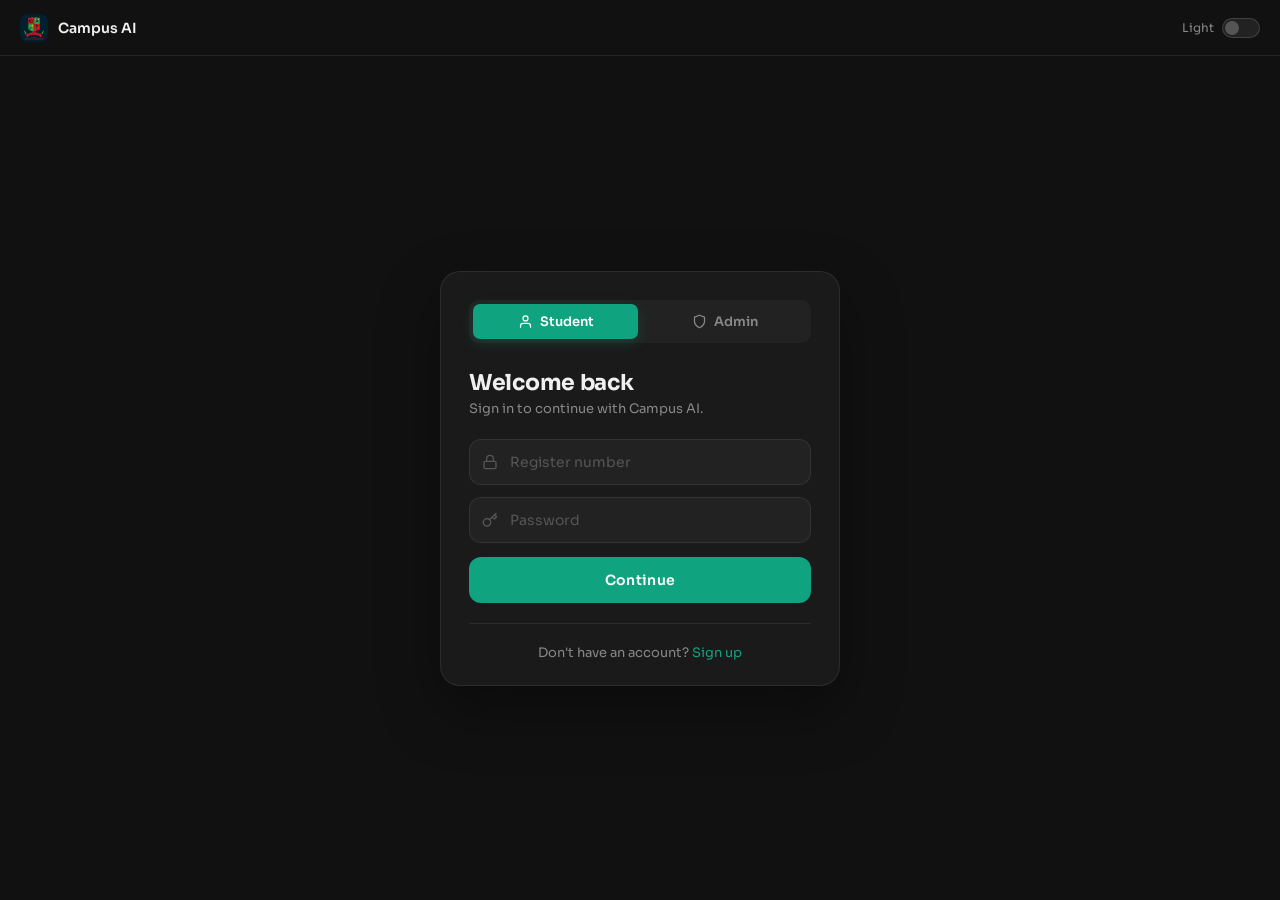
<file: index.html>
<!DOCTYPE html>
<html lang="en" data-theme="dark">
<head>
  <meta charset="UTF-8" />
  <meta name="viewport" content="width=device-width, initial-scale=1.0, viewport-fit=cover" />
  <meta name="apple-mobile-web-app-capable" content="yes" />
  <meta name="apple-mobile-web-app-status-bar-style" content="black-translucent" />
  <meta name="theme-color" id="theme-color-meta" content="#212121" />
  <title>Campus AI — The New College</title>
  <link rel="icon" href="clg_logo.png" type="image/png" />
  <link rel="stylesheet" href="style.css" />
</head>
<body>

  <!-- ════════════════════════════════
       SPLASH SCREEN
  ════════════════════════════════ -->
  <div id="splash" aria-hidden="true">
    <div class="splash-body">
      <div class="splash-logo-wrap">
        <img src="clg_logo.png" alt="" class="splash-logo"
             onerror="this.style.display='none'" />
        <div class="splash-ring"></div>
      </div>
      <p class="splash-title">Campus AI</p>
      <p class="splash-sub">The New College, Chennai</p>
    </div>
  </div>

  <!-- ════════════════════════════════
       APP SHELL
  ════════════════════════════════ -->
  <div class="app" id="app">

    <!-- ── HEADER ── -->
    <header class="header" id="header">

      <!-- Left: brand -->
      <div class="header-brand">
        <img src="clg_logo.png" alt="" class="header-logo"
             onerror="this.style.display='none'" />
        <div class="header-brand-text">
          <span class="header-title">Campus AI</span>
          <span class="header-sub">The New College</span>
        </div>
      </div>

      <!-- Right: action buttons -->
      <div class="header-actions">

        <!-- New-chat pencil button -->
        <button class="hdr-btn" id="new-chat-btn"
                aria-label="New chat" title="New chat">
          <svg width="17" height="17" viewBox="0 0 24 24" fill="none"
               stroke="currentColor" stroke-width="2"
               stroke-linecap="round" stroke-linejoin="round">
            <path d="M12 20h9"/>
            <path d="M16.5 3.5a2.121 2.121 0 0 1 3 3L7 19l-4 1 1-4L16.5 3.5z"/>
          </svg>
        </button>

        <!-- Hamburger -->
        <button class="hdr-btn hdr-menu-btn" id="menu-btn"
                aria-label="Menu" aria-expanded="false"
                aria-controls="dropdown">
          <span class="hbg"></span>
          <span class="hbg"></span>
          <span class="hbg"></span>
        </button>
        

      </div><!-- /header-actions -->

      <!-- Dropdown panel -->
      <div class="dropdown" id="dropdown"
           role="menu" aria-hidden="true">

        <!-- Light-mode row -->
        <div class="dd-row">
          <div class="dd-row-left">
            <!-- sun icon -->
            <svg width="15" height="15" viewBox="0 0 24 24" fill="none"
                 stroke="currentColor" stroke-width="2"
                 stroke-linecap="round" stroke-linejoin="round">
              <circle cx="12" cy="12" r="5"/>
              <line x1="12" y1="1"  x2="12" y2="3"/>
              <line x1="12" y1="21" x2="12" y2="23"/>
              <line x1="4.22"  y1="4.22"  x2="5.64"  y2="5.64"/>
              <line x1="18.36" y1="18.36" x2="19.78" y2="19.78"/>
              <line x1="1"  y1="12" x2="3"  y2="12"/>
              <line x1="21" y1="12" x2="23" y2="12"/>
              <line x1="4.22"  y1="19.78" x2="5.64"  y2="18.36"/>
              <line x1="18.36" y1="5.64"  x2="19.78" y2="4.22"/>
            </svg>
            <span>Light mode</span>
          </div>
          <label class="toggle" aria-label="Toggle light mode">
            <input type="checkbox" id="theme-chk" />
            <span class="toggle-track">
              <span class="toggle-thumb"></span>
            </span>
          </label>
        </div>

        <div class="dd-sep"></div>

        <!-- Clear chat -->
        <button class="dd-btn" id="clear-btn" role="menuitem">
          <svg width="14" height="14" viewBox="0 0 24 24" fill="none"
               stroke="currentColor" stroke-width="2"
               stroke-linecap="round" stroke-linejoin="round">
            <polyline points="1 4 1 10 7 10"/>
            <path d="M3.51 15a9 9 0 1 0 .49-4.36"/>
          </svg>
          <span>Clear chat</span>
        </button>
        <!--umm the logout buttonnn-->
        <button class="dd-btn" id="logout-btn" role="menuitem">
            <svg width="14" height="14" viewBox="0 0 24 24" fill="none"
                stroke="currentColor" stroke-width="2"
                stroke-linecap="round" stroke-linejoin="round">
              <path d="M9 21H5a2 2 0 0 1-2-2V5a2 2 0 0 1 2-2h4"/>
              <polyline points="16 17 21 12 16 7"/>
              <line x1="21" y1="12" x2="9" y2="12"/>
            </svg>
            <span>Logout</span>
        </button>
      </div><!-- /dropdown -->

    </header><!-- /header -->

    <!-- ── CHAT ── -->
    <main class="chat" id="chat">

      <!-- Welcome / empty state -->
      <div class="welcome" id="welcome">
        <div class="wlc-icon">
          <img src="clg_logo.png" alt=""
               onerror="this.style.display='none'" />
        </div>
        <h2 class="wlc-heading">How can I help you?</h2>
        <p class="wlc-body">
          Ask me anything about The New College — timetables,
          fees, departments, contacts &amp; more.
        </p>
        <div class="chips">
          <button class="chip" data-q="What is today's timetable?">📅 Today's timetable</button>
          <button class="chip" data-q="What is the fee structure?">💰 Fee structure</button>
          <button class="chip" data-q="Tell me about The New College, Chennai">🏛 About the college</button>
          <button class="chip" data-q="What are the contact details?">📞 Contact info</button>
          <button class="chip" data-q="What departments are offered?">🎓 Departments</button>
          <button class="chip" data-q="Who developed this chatbot?">👨‍💻 Developers</button>
        </div>
      </div>

    </main><!-- /chat -->

    <!-- ── INPUT BAR ── -->
    <footer class="footer" id="footer">
      <div class="input-shell">

        <!-- Mic -->
        <button class="inp-btn mic-btn" id="mic-btn"
                aria-label="Voice input" title="Voice input">
          <svg width="17" height="17" viewBox="0 0 24 24" fill="none"
               stroke="currentColor" stroke-width="2"
               stroke-linecap="round" stroke-linejoin="round">
            <path d="M12 1a3 3 0 0 0-3 3v8a3 3 0 0 0 6 0V4a3 3 0 0 0-3-3z"/>
            <path d="M19 10v2a7 7 0 0 1-14 0v-2"/>
            <line x1="12" y1="19" x2="12" y2="23"/>
            <line x1="8"  y1="23" x2="16" y2="23"/>
          </svg>
        </button>

        <!-- Textarea -->
        <textarea id="msg"
                  placeholder="Message Campus AI…"
                  rows="1"
                  autocomplete="off"
                  spellcheck="false"
                  aria-label="Chat message"></textarea>

        <!-- Send -->
        <button class="inp-btn send-btn" id="send-btn"
                aria-label="Send message" title="Send message"
                disabled>
          <svg width="17" height="17" viewBox="0 0 24 24" fill="none"
               stroke="currentColor" stroke-width="2.5"
               stroke-linecap="round" stroke-linejoin="round">
            <line x1="12" y1="19" x2="12" y2="5"/>
            <polyline points="5 12 12 5 19 12"/>
          </svg>
        </button>

      </div>
      <p class="footer-note">
        Campus AI may make mistakes — verify important info with the college office.
      </p>
    </footer>

  </div><!-- /app -->

  <!-- Invisible click-away layer for dropdown -->
  <div class="click-away" id="click-away"></div>

  <script src="script.js"></script>
</body>
</html>
</file>
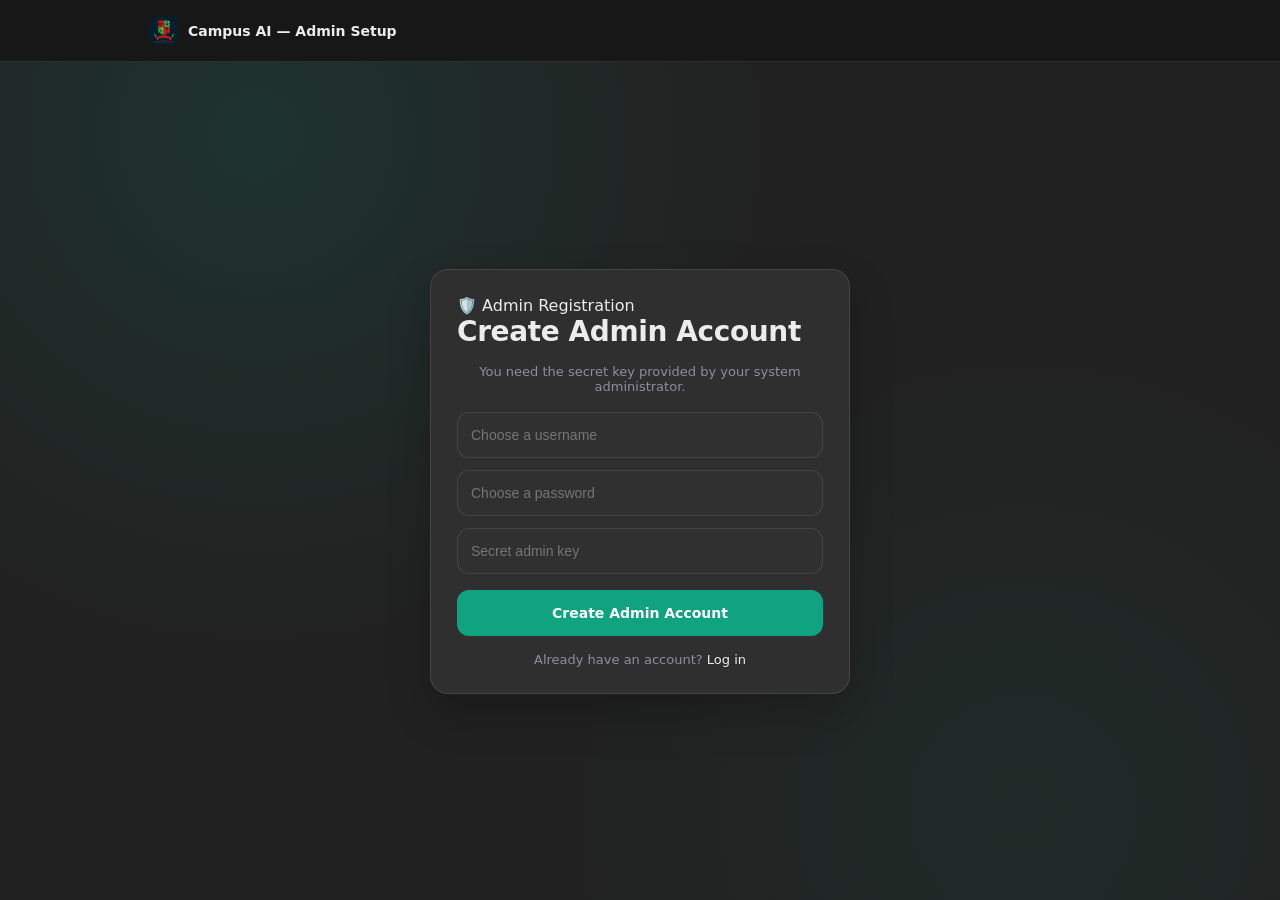
<file: admin-register.html>
<!DOCTYPE html>
<html lang="en" data-theme="dark">
<head>
  <meta charset="UTF-8" />
  <meta name="viewport" content="width=device-width, initial-scale=1.0" />
  <meta name="theme-color" id="theme-color-meta" content="#212121" />
  <title>Admin Registration - Campus AI</title>
  <link rel="icon" href="clg_logo.png" type="image/png" />
  <link rel="stylesheet" href="style.css" />
  <link rel="stylesheet" href="auth.css" />
</head>
<body class="auth-page">
  <header class="auth-topbar">
    <div class="auth-topbar-inner">
      <div class="auth-brand">
        <img src="clg_logo.png" alt="" onerror="this.style.display='none'" />
        <span>Campus AI — Admin Setup</span>
      </div>
    </div>
  </header>

  <main class="auth-container">
    <section class="auth-box">
      <div class="admin-badge">🛡️ Admin Registration</div>
      <h2>Create Admin Account</h2>
      <p class="auth-sub">You need the secret key provided by your system administrator.</p>

      <form onsubmit="event.preventDefault(); registerAdmin();">
        <input type="text"     id="username"   placeholder="Choose a username" required />
        <input type="password" id="password"   placeholder="Choose a password" required />
        <input type="password" id="secret_key" placeholder="Secret admin key"  required />
        <button type="submit">Create Admin Account</button>
      </form>

      <p>Already have an account? <a href="login.html">Log in</a></p>
    </section>
  </main>

  <script>
    const themeKey  = "campus_ai_theme_v5";
    const cur       = localStorage.getItem(themeKey) || "dark";
    document.documentElement.setAttribute("data-theme", cur);
    document.getElementById("theme-color-meta").content = cur === "light" ? "#ffffff" : "#212121";

    const BASE_URL = "https://newclg-bot-backend.onrender.com";

    async function registerAdmin() {
      const username   = document.getElementById("username").value.trim();
      const password   = document.getElementById("password").value;
      const secret_key = document.getElementById("secret_key").value;

      try {
        const res  = await fetch(BASE_URL + "/auth/admin/register", {
          method: "POST",
          headers: { "Content-Type": "application/json" },
          body: JSON.stringify({ username, password, secret_key }),
        });
        const data = await res.json();
        if (res.ok) {
          alert("✅ " + data.message + "\nYou can now log in.");
          window.location.href = "login.html";
        } else {
          alert("❌ " + (data.error || "Registration failed"));
        }
      } catch {
        alert("Network error. Please try again.");
      }
    }
  </script>
</body>
</html>
</file>
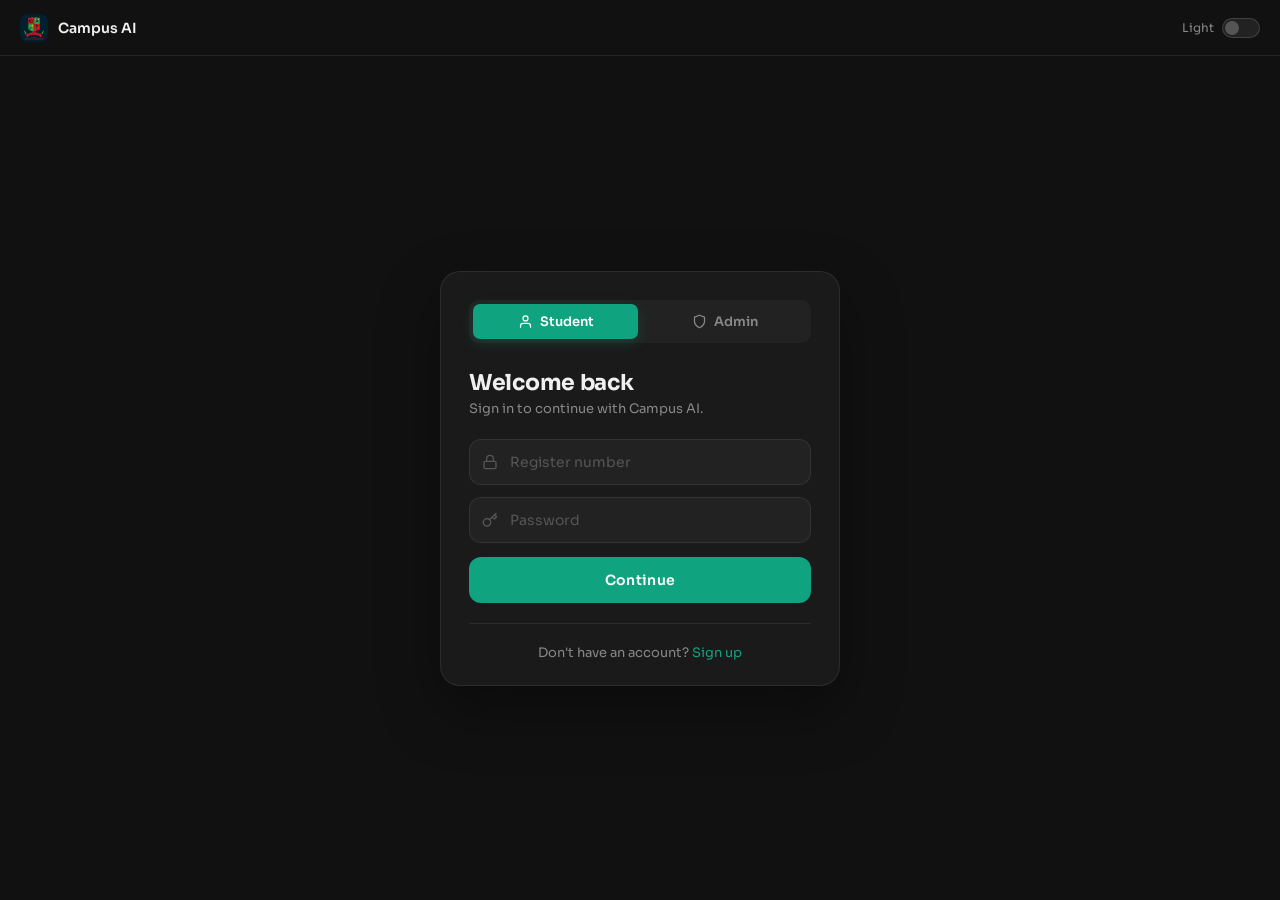
<file: admin.html>
<!DOCTYPE html>
<html lang="en" data-theme="dark">
<head>
  <meta charset="UTF-8" />
  <meta name="viewport" content="width=device-width, initial-scale=1.0" />
  <meta name="theme-color" content="#0f0f0f" />
  <title>Admin Panel — Campus AI</title>
  <link rel="icon" href="clg_logo.png" type="image/png" />
  <link rel="stylesheet" href="admin.css" />
  <style>
    /* ── Timetable specific styles ── */
    .tt-dept-bar {
      display: flex;
      flex-wrap: wrap;
      gap: 8px;
      margin-bottom: 20px;
    }

    .tt-dept-pill {
      display: inline-flex;
      align-items: center;
      gap: 6px;
      padding: 7px 14px;
      border-radius: 999px;
      font-size: 13px;
      font-weight: 600;
      background: var(--bg-3);
      color: var(--tx-2);
      border: 1px solid var(--bd);
      cursor: pointer;
      transition: 0.14s;
    }
    .tt-dept-pill:hover { background: var(--bg-4); color: var(--tx); }
    .tt-dept-pill.active { background: var(--ac-dim); color: var(--ac); border-color: var(--ac); }
    .tt-dept-pill.add-pill { color: var(--tx-3); border-style: dashed; }
    .tt-dept-pill.add-pill:hover { color: var(--ac); border-color: var(--ac); }

    .tt-dept-del {
      font-size: 15px;
      line-height: 1;
      color: currentColor;
      opacity: 0.5;
      padding: 0 2px;
      border-radius: 4px;
      transition: opacity 0.14s;
    }
    .tt-dept-del:hover { opacity: 1; color: var(--red); }

    .tt-year-bar {
      display: flex;
      flex-wrap: wrap;
      gap: 6px;
      margin-bottom: 16px;
    }

    .tt-year-pill {
      display: inline-flex;
      align-items: center;
      gap: 5px;
      padding: 6px 14px;
      border-radius: 8px;
      font-size: 13px;
      font-weight: 600;
      background: var(--bg-3);
      color: var(--tx-2);
      border: 1px solid var(--bd);
      cursor: pointer;
      transition: 0.14s;
    }
    .tt-year-pill:hover { background: var(--bg-4); color: var(--tx); }
    .tt-year-pill.active { background: var(--ac-dim); color: var(--ac); border-color: var(--ac); }
    .tt-year-pill.add-pill { color: var(--tx-3); border-style: dashed; }
    .tt-year-pill.add-pill:hover { color: var(--ac); border-color: var(--ac); }

    .tt-year-del {
      font-size: 14px;
      opacity: 0.5;
      transition: opacity 0.14s;
    }
    .tt-year-del:hover { opacity: 1; color: var(--red); }

    .tt-do-bar {
      display: flex;
      flex-wrap: wrap;
      gap: 6px;
      margin-bottom: 20px;
    }

    .tt-do-pill {
      padding: 6px 16px;
      border-radius: 8px;
      font-size: 13px;
      font-weight: 600;
      background: var(--bg-3);
      color: var(--tx-2);
      border: 1px solid var(--bd);
      cursor: pointer;
      transition: 0.14s;
    }
    .tt-do-pill:hover { background: var(--bg-4); color: var(--tx); }
    .tt-do-pill.active { background: var(--ac-dim); color: var(--ac); border-color: var(--ac); }

    .tt-grid {
      display: flex;
      flex-direction: column;
      gap: 8px;
      margin-bottom: 16px;
    }

    .tt-grid-row {
      display: flex;
      align-items: center;
      gap: 12px;
      padding: 10px 14px;
      background: var(--bg-2);
      border: 1px solid var(--bd);
      border-radius: 10px;
      transition: border-color 0.14s;
    }
    .tt-grid-row:hover { border-color: var(--bd-hover); }

    .tt-period-label {
      font-size: 12px;
      font-weight: 600;
      color: var(--tx-3);
      text-transform: uppercase;
      letter-spacing: 0.05em;
      width: 68px;
      flex-shrink: 0;
    }

    .tt-subject-input {
      flex: 1;
      background: var(--bg-3);
      border: 1px solid var(--bd);
      color: var(--tx);
      border-radius: 8px;
      padding: 8px 12px;
      font-size: 13px;
      font-family: inherit;
      outline: none;
      transition: border-color 0.14s, box-shadow 0.14s;
    }
    .tt-subject-input:focus { border-color: var(--ac); box-shadow: 0 0 0 2px var(--ac-dim); }
    .tt-subject-input.saved-ok { border-color: var(--ac); background: rgba(16,163,127,0.08); }
    .tt-subject-input.saved-err { border-color: var(--red); background: rgba(239,68,68,0.08); }

    .tt-grid-actions {
      display: flex;
      gap: 10px;
      align-items: center;
      padding-top: 4px;
    }

    #tt-year-section {
      background: var(--bg-2);
      border: 1px solid var(--bd);
      border-radius: 12px;
      padding: 18px;
    }

    #tt-do-section {
      margin-top: 16px;
    }

    #tt-grid-section {
      margin-top: 4px;
    }
  </style>
</head>
<body>

  <!-- ── SIDEBAR ── -->
  <aside class="sidebar" id="sidebar">
    <div class="sidebar-brand">
      <img src="clg_logo.png" alt="" onerror="this.style.display='none'" />
      <div>
        <span class="brand-name">Campus AI</span>
        <span class="brand-role">Admin Panel</span>
      </div>
    </div>

    <nav class="sidebar-nav">
      <button class="nav-item active" data-tab="day-orders">
        <svg width="16" height="16" viewBox="0 0 24 24" fill="none" stroke="currentColor" stroke-width="2" stroke-linecap="round" stroke-linejoin="round"><rect x="3" y="4" width="18" height="18" rx="2"/><line x1="16" y1="2" x2="16" y2="6"/><line x1="8" y1="2" x2="8" y2="6"/><line x1="3" y1="10" x2="21" y2="10"/></svg>
        Day Orders
      </button>
      <button class="nav-item" data-tab="timetable">
        <svg width="16" height="16" viewBox="0 0 24 24" fill="none" stroke="currentColor" stroke-width="2" stroke-linecap="round" stroke-linejoin="round"><path d="M14 2H6a2 2 0 0 0-2 2v16a2 2 0 0 0 2 2h12a2 2 0 0 0 2-2V8z"/><polyline points="14 2 14 8 20 8"/><line x1="16" y1="13" x2="8" y2="13"/><line x1="16" y1="17" x2="8" y2="17"/><polyline points="10 9 9 9 8 9"/></svg>
        Timetable
      </button>
      <button class="nav-item" data-tab="announcements">
        <svg width="16" height="16" viewBox="0 0 24 24" fill="none" stroke="currentColor" stroke-width="2" stroke-linecap="round" stroke-linejoin="round"><path d="M18 8A6 6 0 0 0 6 8c0 7-3 9-3 9h18s-3-2-3-9"/><path d="M13.73 21a2 2 0 0 1-3.46 0"/></svg>
        Announcements
      </button>
      <button class="nav-item" data-tab="students">
        <svg width="16" height="16" viewBox="0 0 24 24" fill="none" stroke="currentColor" stroke-width="2" stroke-linecap="round" stroke-linejoin="round"><path d="M17 21v-2a4 4 0 0 0-4-4H5a4 4 0 0 0-4 4v2"/><circle cx="9" cy="7" r="4"/><path d="M23 21v-2a4 4 0 0 0-3-3.87"/><path d="M16 3.13a4 4 0 0 1 0 7.75"/></svg>
        Students
      </button>
    </nav>

    <div class="sidebar-footer">
      <span id="admin-name-display">Admin</span>
      <button class="logout-btn" onclick="logout()">
        <svg width="14" height="14" viewBox="0 0 24 24" fill="none" stroke="currentColor" stroke-width="2" stroke-linecap="round" stroke-linejoin="round"><path d="M9 21H5a2 2 0 0 1-2-2V5a2 2 0 0 1 2-2h4"/><polyline points="16 17 21 12 16 7"/><line x1="21" y1="12" x2="9" y2="12"/></svg>
        Logout
      </button>
    </div>
  </aside>

  <!-- ── MAIN ── -->
  <main class="main-content">

    <header class="mobile-header">
      <button class="hamburger" id="hamburger" onclick="toggleSidebar()">
        <span></span><span></span><span></span>
      </button>
      <span>Campus AI Admin</span>
    </header>

    <!-- ══════════════ DAY ORDERS ══════════════ -->
    <section class="tab-panel active" id="tab-day-orders">
      <div class="panel-header">
        <div>
          <h1 class="panel-title">Day Order Overrides</h1>
          <p class="panel-sub">Override the day order for any date.</p>
        </div>
        <button class="btn btn-primary" onclick="openDOModal()">+ Add Override</button>
      </div>
      <div class="card">
        <div class="card-body">
          <div id="do-loading" class="loading-row">Loading...</div>
          <table class="data-table" id="do-table" style="display:none;">
            <thead><tr><th>Date</th><th>Day</th><th>Day Order</th><th>Reason</th><th>Actions</th></tr></thead>
            <tbody id="do-tbody"></tbody>
          </table>
          <div id="do-empty" class="empty-state" style="display:none;">No overrides yet.</div>
        </div>
      </div>
    </section>

   <!-- ══════════════ TIMETABLE ══════════════ -->
    <section class="tab-panel" id="tab-timetable">
      <div class="panel-header">
        <div>
          <h1 class="panel-title">Timetable Editor</h1>
          <p class="panel-sub">Manage timetables by degree, year, and day order. Click a cell to edit, then Save All.</p>
        </div>
        <button id="seed-all-btn" class="btn btn-ghost btn-sm" onclick="seedAllFromRR()" title="Import all rr.txt data into the database">
          <svg width="13" height="13" viewBox="0 0 24 24" fill="none" stroke="currentColor" stroke-width="2" stroke-linecap="round" stroke-linejoin="round"><path d="M21 15v4a2 2 0 0 1-2 2H5a2 2 0 0 1-2-2v-4"/><polyline points="17 8 12 3 7 8"/><line x1="12" y1="3" x2="12" y2="15"/></svg>
          Seed from rr.txt
        </button>
      </div>

      <!-- Degree pills -->
      <div id="tt-dept-bar" class="tt-dept-bar">
        <div class="loading-row">Loading...</div>
      </div>

      <!-- Year + DO + Grid — all rendered by JS -->
      <div id="tt-year-section"></div>
    </section>

    <!-- ══════════════ ANNOUNCEMENTS ══════════════ -->
    <section class="tab-panel" id="tab-announcements">
      <div class="panel-header">
        <div>
          <h1 class="panel-title">Announcements</h1>
          <p class="panel-sub">Active announcements are shown to students in the chatbot.</p>
        </div>
        <button class="btn btn-primary" onclick="openAnnModal()">+ New Announcement</button>
      </div>
      <div class="card">
        <div class="card-body">
          <div id="ann-loading" class="loading-row">Loading...</div>
          <div id="ann-list"></div>
          <div id="ann-empty" class="empty-state" style="display:none;">No announcements yet.</div>
        </div>
      </div>
    </section>

    <!-- ══════════════ STUDENTS ══════════════ -->
    <section class="tab-panel" id="tab-students">
      <div class="panel-header">
        <div>
          <h1 class="panel-title">Registered Students</h1>
          <p class="panel-sub">All students who have created an account.</p>
        </div>
        <input type="search" class="search-input" id="student-search"
               placeholder="Search by name or reg. no…" oninput="filterStudents()" />
      </div>
      <div class="card">
        <div class="card-body">
          <div id="stu-loading" class="loading-row">Loading...</div>
          <table class="data-table" id="stu-table" style="display:none;">
            <thead><tr><th>Name</th><th>Reg. No.</th><th>Department</th><th>Year</th><th>Actions</th></tr></thead>
            <tbody id="stu-tbody"></tbody>
          </table>
          <div id="stu-empty" class="empty-state" style="display:none;">No students found.</div>
        </div>
      </div>
    </section>

  </main>

  <!-- ══════════════════════════════════════════
       MODALS
  ══════════════════════════════════════════ -->

  <!-- Day Order Modal -->
  <div class="modal-overlay" id="do-modal">
    <div class="modal">
      <div class="modal-header">
        <h2 id="do-modal-title">Add Day Order Override</h2>
        <button class="modal-close" onclick="closeDOModal()">✕</button>
      </div>
      <div class="modal-body">
        <label>Date <input type="date" id="do-date" /></label>
        <label>Day Order
          <select id="do-value">
            <option value="0">0 — Holiday (no classes)</option>
            <option value="1">1</option><option value="2">2</option>
            <option value="3">3</option><option value="4">4</option>
            <option value="5">5</option><option value="6">6</option>
          </select>
        </label>
        <label>Reason (optional) <input type="text" id="do-reason" placeholder="e.g. Unexpected holiday" /></label>
      </div>
      <div class="modal-footer">
        <button class="btn btn-ghost" onclick="closeDOModal()">Cancel</button>
        <button class="btn btn-primary" onclick="saveDayOrder()">Save</button>
      </div>
    </div>
  </div>

  <!-- Add Degree Modal -->
  <div class="modal-overlay" id="add-dept-modal">
    <div class="modal modal-sm">
      <div class="modal-header">
        <h2>Add Degree</h2>
        <button class="modal-close" onclick="closeAddDeptModal()">✕</button>
      </div>
      <div class="modal-body">
        <label>Degree Name
          <input type="text" id="new-dept-name" placeholder="e.g. B.Sc AI, B.Com, B.Sc CS" />
        </label>
      </div>
      <div class="modal-footer">
        <button class="btn btn-ghost" onclick="closeAddDeptModal()">Cancel</button>
        <button class="btn btn-primary" onclick="saveNewDept()">Add</button>
      </div>
    </div>
  </div>

  <!-- Add Year Modal -->
  <div class="modal-overlay" id="add-year-modal">
    <div class="modal modal-sm">
      <div class="modal-header">
        <h2>Add Year</h2>
        <button class="modal-close" onclick="closeAddYearModal()">✕</button>
      </div>
      <div class="modal-body">
        <label>Year Number
          <input type="number" id="new-year-num" placeholder="e.g. 1, 2, 3" min="1" max="10" />
        </label>
      </div>
      <div class="modal-footer">
        <button class="btn btn-ghost" onclick="closeAddYearModal()">Cancel</button>
        <button class="btn btn-primary" onclick="saveNewYear()">Add</button>
      </div>
    </div>
  </div>

  <!-- Announcement Modal -->
  <div class="modal-overlay" id="ann-modal">
    <div class="modal">
      <div class="modal-header">
        <h2 id="ann-modal-title">New Announcement</h2>
        <button class="modal-close" onclick="closeAnnModal()">✕</button>
      </div>
      <div class="modal-body">
        <label>Title <input type="text" id="ann-title" placeholder="Short title" /></label>
        <label>Body <textarea id="ann-body" rows="4" placeholder="Full announcement text…"></textarea></label>
        <label class="toggle-label">
          Active
          <label class="toggle">
            <input type="checkbox" id="ann-active" checked />
            <span class="toggle-track"><span class="toggle-thumb"></span></span>
          </label>
        </label>
        <input type="hidden" id="ann-edit-id" value="" />
      </div>
      <div class="modal-footer">
        <button class="btn btn-ghost" onclick="closeAnnModal()">Cancel</button>
        <button class="btn btn-primary" onclick="saveAnnouncement()">Save</button>
      </div>
    </div>
  </div>

  <!-- Confirm Delete Modal -->
  <div class="modal-overlay" id="confirm-modal">
    <div class="modal modal-sm">
      <div class="modal-header">
        <h2>Confirm Delete</h2>
        <button class="modal-close" onclick="closeConfirm()">✕</button>
      </div>
      <div class="modal-body">
        <p id="confirm-msg">Are you sure?</p>
      </div>
      <div class="modal-footer">
        <button class="btn btn-ghost"  onclick="closeConfirm()">Cancel</button>
        <button class="btn btn-danger" id="confirm-ok">Delete</button>
      </div>
    </div>
  </div>

  <script src="admin.js"></script>
</body>
</html>
</file>
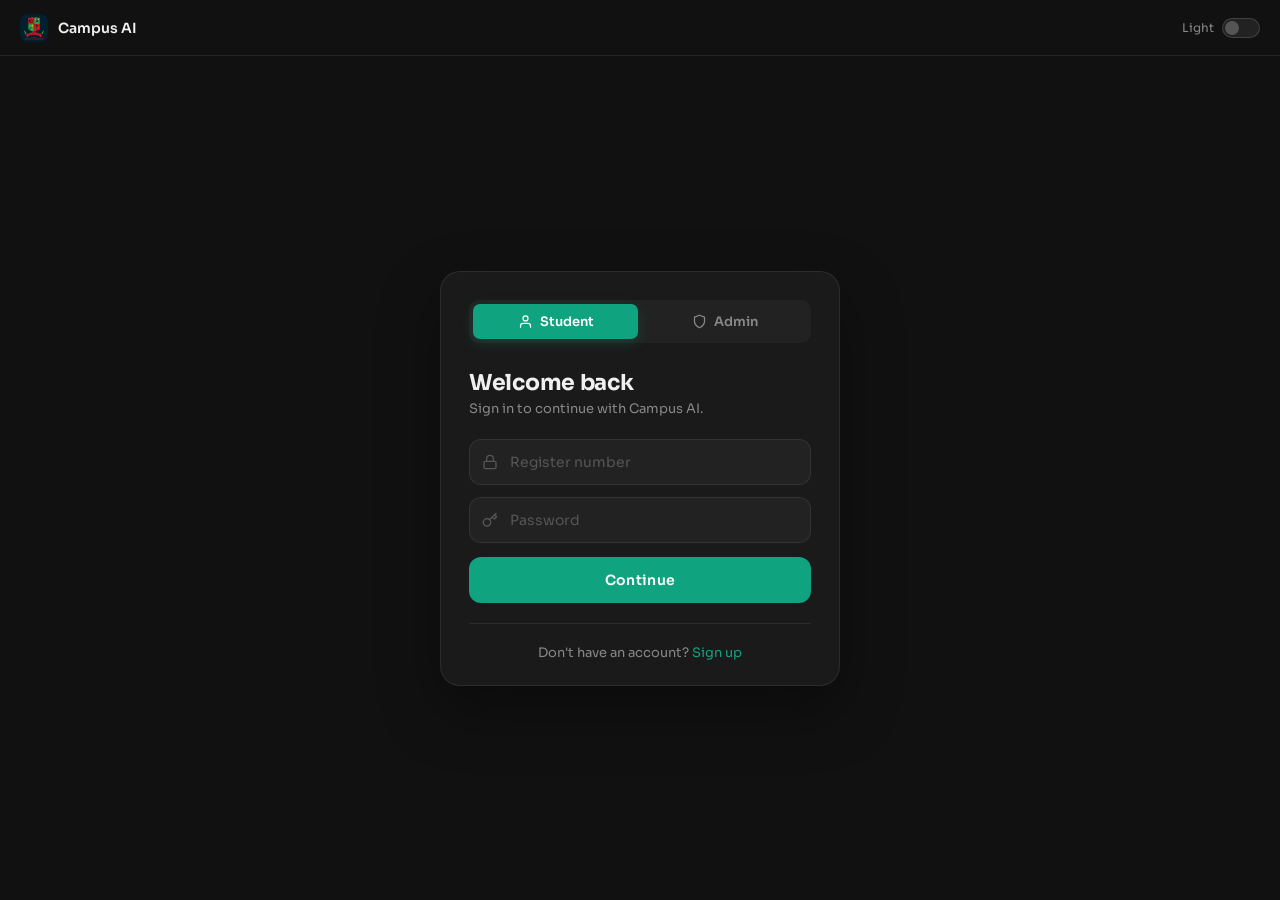
<file: login.html>
<!DOCTYPE html>
<html lang="en" data-theme="dark">
<head>
  <meta charset="UTF-8" />
  <meta name="viewport" content="width=device-width, initial-scale=1.0" />
  <meta name="theme-color" id="theme-color-meta" content="#111111" />
  <title>Campus AI — Login</title>
  <link rel="icon" href="clg_logo.png" type="image/png" />
  <link href="https://fonts.googleapis.com/css2?family=Sora:wght@300;400;500;600;700&display=swap" rel="stylesheet" />
  <style>
    *, *::before, *::after { box-sizing: border-box; margin: 0; padding: 0; }
    html, body { height: 100%; }
    :root {
      --bg: #111111; --surface: #1a1a1a; --surf2: #222222;
      --bd: rgba(255,255,255,0.08); --bd2: rgba(255,255,255,0.14);
      --tx: #f0f0f0; --tx2: #888; --tx3: #555;
      --ac: #10a37f; --ac-h: #0d8f6e; --ac-glow: rgba(16,163,127,0.22);
      --red: #ef4444; --r: 12px;
    }
    [data-theme="light"] {
      --bg: #f4f4f5; --surface: #ffffff; --surf2: #f0f0f1;
      --bd: rgba(0,0,0,0.08); --bd2: rgba(0,0,0,0.14);
      --tx: #111; --tx2: #666; --tx3: #aaa;
    }
    body { font-family: 'Sora', system-ui, sans-serif; background: var(--bg); color: var(--tx); display: flex; flex-direction: column; min-height: 100dvh; -webkit-font-smoothing: antialiased; }
    button { cursor: pointer; font-family: inherit; border: none; background: none; }
    a { color: var(--ac); text-decoration: none; }
    a:hover { text-decoration: underline; }

    .topbar { height: 56px; display: flex; align-items: center; justify-content: space-between; padding: 0 20px; border-bottom: 1px solid var(--bd); }
    .brand { display: flex; align-items: center; gap: 10px; font-size: 14px; font-weight: 600; }
    .brand img { width: 28px; height: 28px; border-radius: 8px; object-fit: cover; }
    .theme-row { display: flex; align-items: center; gap: 8px; font-size: 12px; color: var(--tx2); }

    .tog { cursor: pointer; }
    .tog input { display: none; }
    .tog-track { width: 38px; height: 20px; border-radius: 999px; background: var(--surf2); border: 1px solid var(--bd2); position: relative; display: block; transition: background 0.18s; }
    .tog-thumb { width: 14px; height: 14px; border-radius: 999px; background: var(--tx3); position: absolute; top: 2px; left: 2px; transition: transform 0.18s, background 0.18s; }
    .tog input:checked + .tog-track { background: var(--ac); border-color: var(--ac); }
    .tog input:checked + .tog-track .tog-thumb { transform: translateX(18px); background: #fff; }

    .page { flex: 1; display: grid; place-items: center; padding: 28px 16px; }

    .card { width: 100%; max-width: 400px; background: var(--surface); border: 1px solid var(--bd); border-radius: 20px; padding: 28px 28px 24px; box-shadow: 0 24px 60px rgba(0,0,0,0.35); animation: rise 0.28s ease both; }
    @keyframes rise { from { opacity: 0; transform: translateY(16px) scale(0.98); } to { opacity: 1; transform: translateY(0) scale(1); } }

    .role-bar { display: flex; gap: 4px; background: var(--surf2); border-radius: 10px; padding: 4px; margin-bottom: 26px; }
    .role-pill { flex: 1; display: flex; align-items: center; justify-content: center; gap: 7px; padding: 9px 0; border-radius: 7px; font-size: 13px; font-weight: 600; color: var(--tx2); transition: background 0.18s, color 0.18s, box-shadow 0.18s; }
    .role-pill:hover { color: var(--tx); }
    .role-pill.active { background: var(--ac); color: #fff; box-shadow: 0 4px 14px var(--ac-glow); }

    .card-title { font-size: 22px; font-weight: 700; letter-spacing: -0.3px; margin-bottom: 4px; }
    .card-sub { font-size: 13px; color: var(--tx2); margin-bottom: 22px; }
    .admin-chip { display: inline-flex; align-items: center; gap: 5px; background: rgba(239,68,68,0.1); color: #ef4444; font-size: 11px; font-weight: 600; padding: 3px 10px; border-radius: 999px; margin-bottom: 14px; }

    .form { display: flex; flex-direction: column; gap: 12px; }
    .field { position: relative; }
    .field-icon { position: absolute; left: 13px; top: 50%; transform: translateY(-50%); color: var(--tx3); display: flex; align-items: center; pointer-events: none; }
    .field input { width: 100%; background: var(--surf2); border: 1px solid var(--bd); color: var(--tx); border-radius: var(--r); height: 46px; padding: 0 14px 0 40px; font-size: 14px; font-family: inherit; outline: none; transition: border-color 0.18s, box-shadow 0.18s; }
    .field input:focus { border-color: var(--ac); box-shadow: 0 0 0 3px var(--ac-glow); }
    .field input::placeholder { color: var(--tx3); }

    .submit-btn { width: 100%; height: 46px; background: var(--ac); color: #fff; border-radius: var(--r); font-size: 14px; font-weight: 600; letter-spacing: 0.02em; transition: background 0.18s, transform 0.12s, box-shadow 0.18s; margin-top: 2px; display: flex; align-items: center; justify-content: center; gap: 8px; }
    .submit-btn:hover { background: var(--ac-h); box-shadow: 0 6px 20px var(--ac-glow); }
    .submit-btn:active { transform: scale(0.98); }
    .submit-btn:disabled { opacity: 0.6; pointer-events: none; }
    .spinner { width: 16px; height: 16px; border: 2px solid rgba(255,255,255,0.3); border-top-color: #fff; border-radius: 50%; animation: spin 0.7s linear infinite; display: none; }
    .submit-btn.loading .spinner { display: block; }
    .submit-btn.loading .btn-text { display: none; }
    @keyframes spin { to { transform: rotate(360deg); } }

    .error-msg { font-size: 12px; color: var(--red); background: rgba(239,68,68,0.08); border: 1px solid rgba(239,68,68,0.2); border-radius: 8px; padding: 8px 12px; display: none; }
    .error-msg.visible { display: block; }

    .divider { height: 1px; background: var(--bd); margin: 20px 0; }
    .card-footer { text-align: center; font-size: 13px; color: var(--tx2); }

    .form-panel { display: none; }
    .form-panel.active { display: block; }

    @media (max-width: 480px) {
      .card { padding: 22px 18px 20px; border-radius: 16px; }
      .card-title { font-size: 20px; }
    }
  </style>
</head>
<body>
  <header class="topbar">
    <div class="brand">
      <img src="clg_logo.png" alt="" onerror="this.style.display='none'" />
      Campus AI
    </div>
    <div class="theme-row">
      <span>Light</span>
      <label class="tog">
        <input type="checkbox" id="theme-chk" />
        <span class="tog-track"><span class="tog-thumb"></span></span>
      </label>
    </div>
  </header>

  <div class="page">
    <div class="card">
      <div class="role-bar">
        <button class="role-pill active" id="pill-student" onclick="switchRole('student')">
          <svg width="15" height="15" viewBox="0 0 24 24" fill="none" stroke="currentColor" stroke-width="2" stroke-linecap="round" stroke-linejoin="round"><path d="M20 21v-2a4 4 0 0 0-4-4H8a4 4 0 0 0-4 4v2"/><circle cx="12" cy="7" r="4"/></svg>
          Student
        </button>
        <button class="role-pill" id="pill-admin" onclick="switchRole('admin')">
          <svg width="15" height="15" viewBox="0 0 24 24" fill="none" stroke="currentColor" stroke-width="2" stroke-linecap="round" stroke-linejoin="round"><path d="M12 22s8-4 8-10V5l-8-3-8 3v7c0 6 8 10 8 10z"/></svg>
          Admin
        </button>
      </div>

      <!-- Student -->
      <div class="form-panel active" id="panel-student">
        <h2 class="card-title">Welcome back</h2>
        <p class="card-sub">Sign in to continue with Campus AI.</p>
        <form class="form" onsubmit="event.preventDefault(); loginStudent();">
          <div class="field">
            <span class="field-icon"><svg width="16" height="16" viewBox="0 0 24 24" fill="none" stroke="currentColor" stroke-width="2" stroke-linecap="round" stroke-linejoin="round"><rect x="3" y="11" width="18" height="11" rx="2"/><path d="M7 11V7a5 5 0 0 1 10 0v4"/></svg></span>
            <input type="text" id="s-regno" placeholder="Register number" autocomplete="username" required />
          </div>
          <div class="field">
            <span class="field-icon"><svg width="16" height="16" viewBox="0 0 24 24" fill="none" stroke="currentColor" stroke-width="2" stroke-linecap="round" stroke-linejoin="round"><path d="M21 2l-2 2m-7.61 7.61a5.5 5.5 0 1 1-7.778 7.778 5.5 5.5 0 0 1 7.777-7.777zm0 0L15.5 7.5m0 0l3 3L22 7l-3-3m-3.5 3.5L19 4"/></svg></span>
            <input type="password" id="s-password" placeholder="Password" autocomplete="current-password" required />
          </div>
          <div class="error-msg" id="s-error"></div>
          <button type="submit" class="submit-btn" id="s-btn">
            <div class="spinner"></div><span class="btn-text">Continue</span>
          </button>
        </form>
        <div class="divider"></div>
        <div class="card-footer">Don't have an account? <a href="register.html">Sign up</a></div>
      </div>

      <!-- Admin -->
      <div class="form-panel" id="panel-admin">
        <div class="admin-chip">
          <svg width="11" height="11" viewBox="0 0 24 24" fill="none" stroke="currentColor" stroke-width="2.5" stroke-linecap="round" stroke-linejoin="round"><path d="M12 22s8-4 8-10V5l-8-3-8 3v7c0 6 8 10 8 10z"/></svg>
          Admin access
        </div>
        <h2 class="card-title">Admin sign in</h2>
        <p class="card-sub">Access the Campus AI admin panel.</p>
        <form class="form" onsubmit="event.preventDefault(); loginAdmin();">
          <div class="field">
            <span class="field-icon"><svg width="16" height="16" viewBox="0 0 24 24" fill="none" stroke="currentColor" stroke-width="2" stroke-linecap="round" stroke-linejoin="round"><path d="M20 21v-2a4 4 0 0 0-4-4H8a4 4 0 0 0-4 4v2"/><circle cx="12" cy="7" r="4"/></svg></span>
            <input type="text" id="a-username" placeholder="Username" autocomplete="username" required />
          </div>
          <div class="field">
            <span class="field-icon"><svg width="16" height="16" viewBox="0 0 24 24" fill="none" stroke="currentColor" stroke-width="2" stroke-linecap="round" stroke-linejoin="round"><path d="M21 2l-2 2m-7.61 7.61a5.5 5.5 0 1 1-7.778 7.778 5.5 5.5 0 0 1 7.777-7.777zm0 0L15.5 7.5m0 0l3 3L22 7l-3-3m-3.5 3.5L19 4"/></svg></span>
            <input type="password" id="a-password" placeholder="Password" autocomplete="current-password" required />
          </div>
          <div class="error-msg" id="a-error"></div>
          <button type="submit" class="submit-btn" id="a-btn">
            <div class="spinner"></div><span class="btn-text">Sign in</span>
          </button>
        </form>
        <div class="divider"></div>
        <div class="card-footer">New admin? <a href="admin-register.html">Register with secret key</a></div>
      </div>
    </div>
  </div>

  <script>
    const BASE_URL = "https://newclg-bot-backend.onrender.com";
    const THEME_KEY = "campus_ai_theme_v5";
    const themeChk = document.getElementById("theme-chk");
    const themeMeta = document.getElementById("theme-color-meta");

    function applyTheme(light) {
      document.documentElement.setAttribute("data-theme", light ? "light" : "dark");
      themeChk.checked = light;
      themeMeta.content = light ? "#ffffff" : "#111111";
      localStorage.setItem(THEME_KEY, light ? "light" : "dark");
    }
    applyTheme(localStorage.getItem(THEME_KEY) === "light");
    themeChk.addEventListener("change", () => applyTheme(themeChk.checked));

    function switchRole(role) {
      const isAdmin = role === "admin";
      document.getElementById("panel-student").classList.toggle("active", !isAdmin);
      document.getElementById("panel-admin").classList.toggle("active", isAdmin);
      document.getElementById("pill-student").classList.toggle("active", !isAdmin);
      document.getElementById("pill-admin").classList.toggle("active", isAdmin);
    }

    function showErr(id, msg) { const e = document.getElementById(id); e.textContent = msg; e.classList.add("visible"); }
    function clearErr(id) { document.getElementById(id).classList.remove("visible"); }

    async function loginStudent() {
      clearErr("s-error");
      const btn = document.getElementById("s-btn");
      btn.disabled = true; btn.classList.add("loading");
      try {
        const res = await fetch(BASE_URL + "/auth/login", {
          method: "POST", headers: { "Content-Type": "application/json" },
          body: JSON.stringify({ register_number: document.getElementById("s-regno").value.trim(), password: document.getElementById("s-password").value }),
        });
        const data = await res.json();
        if (res.ok) { localStorage.setItem("access_token", data.access_token); localStorage.setItem("user_role", "student"); window.location.href = "index.html"; }
        else showErr("s-error", data.error || "Login failed. Please try again.");
      } catch { showErr("s-error", "Network error. Check your connection."); }
      finally { btn.disabled = false; btn.classList.remove("loading"); }
    }

    async function loginAdmin() {
      clearErr("a-error");
      const btn = document.getElementById("a-btn");
      btn.disabled = true; btn.classList.add("loading");
      try {
        const res = await fetch(BASE_URL + "/auth/admin/login", {
          method: "POST", headers: { "Content-Type": "application/json" },
          body: JSON.stringify({ username: document.getElementById("a-username").value.trim(), password: document.getElementById("a-password").value }),
        });
        const data = await res.json();
        if (res.ok) { localStorage.setItem("access_token", data.access_token); localStorage.setItem("user_role", "admin"); window.location.href = "admin.html"; }
        else showErr("a-error", data.error || "Admin login failed.");
      } catch { showErr("a-error", "Network error. Check your connection."); }
      finally { btn.disabled = false; btn.classList.remove("loading"); }
    }
  </script>
</body>
</html>
</file>
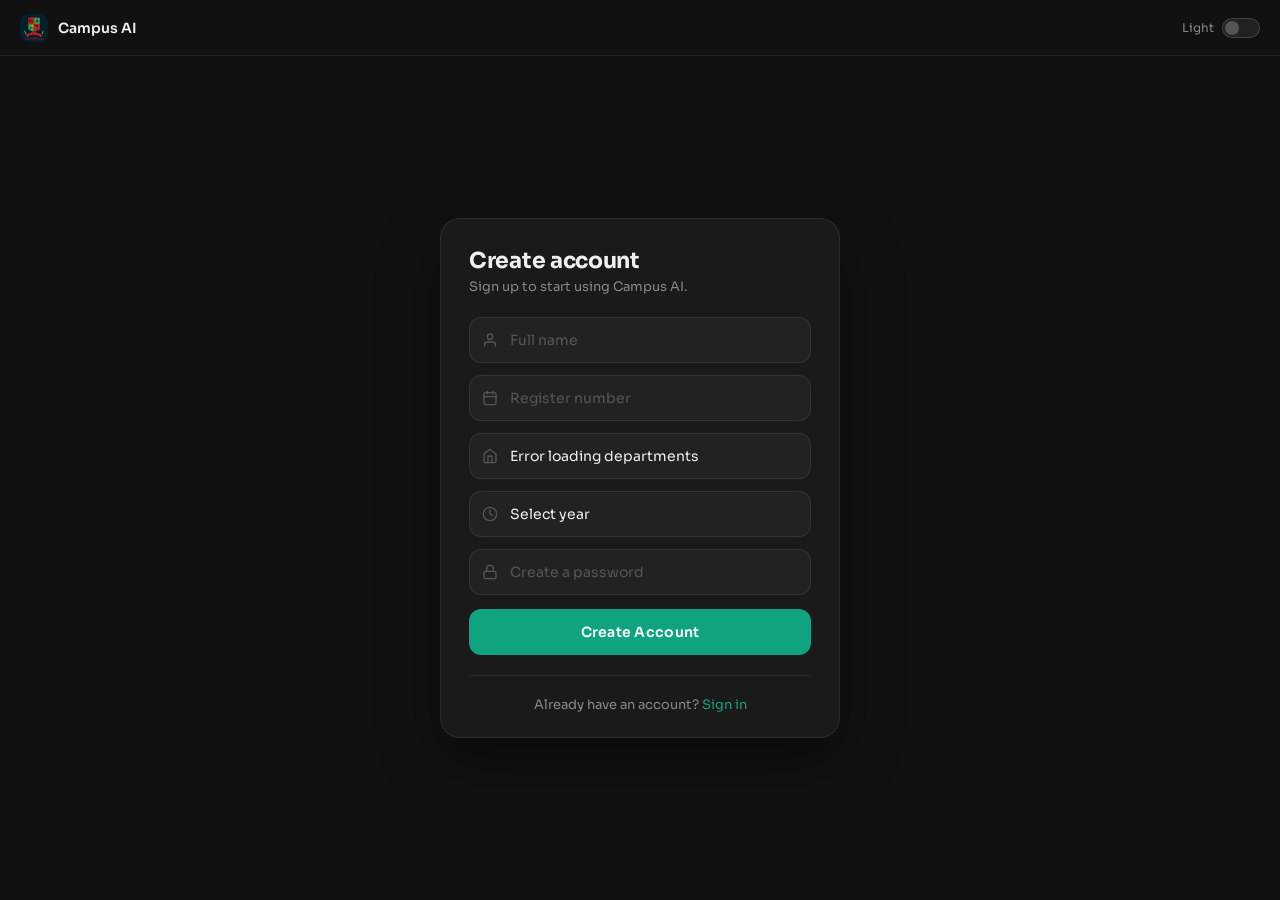
<file: register.html>
<!DOCTYPE html>
<html lang="en" data-theme="dark">
<head>
  <meta charset="UTF-8" />
  <meta name="viewport" content="width=device-width, initial-scale=1.0" />
  <meta name="theme-color" id="theme-color-meta" content="#111111" />
  <title>Campus AI — Create Account</title>
  <link rel="icon" href="clg_logo.png" type="image/png" />
  <link href="https://fonts.googleapis.com/css2?family=Sora:wght@300;400;500;600;700&display=swap" rel="stylesheet" />
  <style>
    *, *::before, *::after { box-sizing: border-box; margin: 0; padding: 0; }
    html, body { height: 100%; }
    :root {
      --bg: #111111; --surface: #1a1a1a; --surf2: #222222;
      --bd: rgba(255,255,255,0.08); --bd2: rgba(255,255,255,0.14);
      --tx: #f0f0f0; --tx2: #888; --tx3: #555;
      --ac: #10a37f; --ac-h: #0d8f6e; --ac-glow: rgba(16,163,127,0.22);
      --red: #ef4444; --r: 12px;
    }
    [data-theme="light"] {
      --bg: #f4f4f5; --surface: #ffffff; --surf2: #f0f0f1;
      --bd: rgba(0,0,0,0.08); --bd2: rgba(0,0,0,0.14);
      --tx: #111; --tx2: #666; --tx3: #aaa;
    }
    body { font-family: 'Sora', system-ui, sans-serif; background: var(--bg); color: var(--tx); display: flex; flex-direction: column; min-height: 100dvh; -webkit-font-smoothing: antialiased; }
    button { cursor: pointer; font-family: inherit; border: none; background: none; }
    a { color: var(--ac); text-decoration: none; }
    a:hover { text-decoration: underline; }

    .topbar { height: 56px; display: flex; align-items: center; justify-content: space-between; padding: 0 20px; border-bottom: 1px solid var(--bd); }
    .brand { display: flex; align-items: center; gap: 10px; font-size: 14px; font-weight: 600; }
    .brand img { width: 28px; height: 28px; border-radius: 8px; object-fit: cover; }
    .theme-row { display: flex; align-items: center; gap: 8px; font-size: 12px; color: var(--tx2); }

    .tog { cursor: pointer; }
    .tog input { display: none; }
    .tog-track { width: 38px; height: 20px; border-radius: 999px; background: var(--surf2); border: 1px solid var(--bd2); position: relative; display: block; transition: background 0.18s; }
    .tog-thumb { width: 14px; height: 14px; border-radius: 999px; background: var(--tx3); position: absolute; top: 2px; left: 2px; transition: transform 0.18s, background 0.18s; }
    .tog input:checked + .tog-track { background: var(--ac); border-color: var(--ac); }
    .tog input:checked + .tog-track .tog-thumb { transform: translateX(18px); background: #fff; }

    .page { flex: 1; display: grid; place-items: center; padding: 28px 16px; }

    .card { width: 100%; max-width: 400px; background: var(--surface); border: 1px solid var(--bd); border-radius: 20px; padding: 28px 28px 24px; box-shadow: 0 24px 60px rgba(0,0,0,0.35); animation: rise 0.28s ease both; }
    @keyframes rise { from { opacity: 0; transform: translateY(16px) scale(0.98); } to { opacity: 1; transform: translateY(0) scale(1); } }

    .card-title { font-size: 22px; font-weight: 700; letter-spacing: -0.3px; margin-bottom: 4px; }
    .card-sub { font-size: 13px; color: var(--tx2); margin-bottom: 22px; }

    .form { display: flex; flex-direction: column; gap: 12px; }
    .field { position: relative; }
    .field-icon { position: absolute; left: 13px; top: 50%; transform: translateY(-50%); color: var(--tx3); display: flex; align-items: center; pointer-events: none; }
    .field input { width: 100%; background: var(--surf2); border: 1px solid var(--bd); color: var(--tx); border-radius: var(--r); height: 46px; padding: 0 14px 0 40px; font-size: 14px; font-family: inherit; outline: none; transition: border-color 0.18s, box-shadow 0.18s; }
    .field input:focus { border-color: var(--ac); box-shadow: 0 0 0 3px var(--ac-glow); }
    .field input::placeholder { color: var(--tx3); }

    /* Year select styled like input */
    .field select { width: 100%; background: var(--surf2); border: 1px solid var(--bd); color: var(--tx); border-radius: var(--r); height: 46px; padding: 0 14px 0 40px; font-size: 14px; font-family: inherit; outline: none; appearance: none; transition: border-color 0.18s, box-shadow 0.18s; cursor: pointer; }
    .field select:focus { border-color: var(--ac); box-shadow: 0 0 0 3px var(--ac-glow); }
    .field select option { background: var(--surface); color: var(--tx); }

    .submit-btn { width: 100%; height: 46px; background: var(--ac); color: #fff; border-radius: var(--r); font-size: 14px; font-weight: 600; letter-spacing: 0.02em; transition: background 0.18s, transform 0.12s, box-shadow 0.18s; margin-top: 2px; display: flex; align-items: center; justify-content: center; gap: 8px; }
    .submit-btn:hover { background: var(--ac-h); box-shadow: 0 6px 20px var(--ac-glow); }
    .submit-btn:active { transform: scale(0.98); }
    .submit-btn:disabled { opacity: 0.6; pointer-events: none; }
    .spinner { width: 16px; height: 16px; border: 2px solid rgba(255,255,255,0.3); border-top-color: #fff; border-radius: 50%; animation: spin 0.7s linear infinite; display: none; }
    .submit-btn.loading .spinner { display: block; }
    .submit-btn.loading .btn-text { display: none; }
    @keyframes spin { to { transform: rotate(360deg); } }

    .error-msg { font-size: 12px; color: var(--red); background: rgba(239,68,68,0.08); border: 1px solid rgba(239,68,68,0.2); border-radius: 8px; padding: 8px 12px; display: none; }
    .error-msg.visible { display: block; }

    .divider { height: 1px; background: var(--bd); margin: 20px 0; }
    .card-footer { text-align: center; font-size: 13px; color: var(--tx2); }

    @media (max-width: 480px) {
      .card { padding: 22px 18px 20px; border-radius: 16px; }
      .card-title { font-size: 20px; }
    }
  </style>
</head>
<body>
  <header class="topbar">
    <div class="brand">
      <img src="clg_logo.png" alt="" onerror="this.style.display='none'" />
      Campus AI
    </div>
    <div class="theme-row">
      <span>Light</span>
      <label class="tog">
        <input type="checkbox" id="theme-chk" />
        <span class="tog-track"><span class="tog-thumb"></span></span>
      </label>
    </div>
  </header>

  <div class="page">
    <div class="card">
      <h2 class="card-title">Create account</h2>
      <p class="card-sub">Sign up to start using Campus AI.</p>

      <form class="form" onsubmit="event.preventDefault(); doRegister();">

        <!-- Full Name -->
        <div class="field">
          <span class="field-icon">
            <svg width="16" height="16" viewBox="0 0 24 24" fill="none" stroke="currentColor" stroke-width="2" stroke-linecap="round" stroke-linejoin="round"><path d="M20 21v-2a4 4 0 0 0-4-4H8a4 4 0 0 0-4 4v2"/><circle cx="12" cy="7" r="4"/></svg>
          </span>
          <input type="text" id="name" placeholder="Full name" autocomplete="name" required />
        </div>

        <!-- Register Number -->
        <div class="field">
          <span class="field-icon">
            <svg width="16" height="16" viewBox="0 0 24 24" fill="none" stroke="currentColor" stroke-width="2" stroke-linecap="round" stroke-linejoin="round"><rect x="3" y="4" width="18" height="18" rx="2"/><line x1="16" y1="2" x2="16" y2="6"/><line x1="8" y1="2" x2="8" y2="6"/><line x1="3" y1="10" x2="21" y2="10"/></svg>
          </span>
          <input type="text" id="register_number" placeholder="Register number" autocomplete="username" required />
        </div>

                <!-- Department -->
        <div class="field">
          <span class="field-icon">
            <svg width="16" height="16" viewBox="0 0 24 24" fill="none" stroke="currentColor" stroke-width="2" stroke-linecap="round" stroke-linejoin="round"><path d="M3 9l9-7 9 7v11a2 2 0 0 1-2 2H5a2 2 0 0 1-2-2z"/><polyline points="9 22 9 12 15 12 15 22"/></svg>
          </span>
          <select id="department" required>
            <option value="" disabled selected>Loading departments...</option>
          </select>
        </div>
        <!-- Year -->
        <div class="field">
          <span class="field-icon">
            <svg width="16" height="16" viewBox="0 0 24 24" fill="none" stroke="currentColor" stroke-width="2" stroke-linecap="round" stroke-linejoin="round"><circle cx="12" cy="12" r="10"/><polyline points="12 6 12 12 16 14"/></svg>
          </span>
          <select id="year" required>
            <option value="" disabled selected>Select year</option>
            <option value="1">Year 1</option>
            <option value="2">Year 2</option>
            <option value="3">Year 3</option>
          </select>
        </div>

        <!-- Password -->
        <div class="field">
          <span class="field-icon">
            <svg width="16" height="16" viewBox="0 0 24 24" fill="none" stroke="currentColor" stroke-width="2" stroke-linecap="round" stroke-linejoin="round"><rect x="3" y="11" width="18" height="11" rx="2"/><path d="M7 11V7a5 5 0 0 1 10 0v4"/></svg>
          </span>
          <input type="password" id="password" placeholder="Create a password" autocomplete="new-password" required />
        </div>

        <div class="error-msg" id="reg-error"></div>

        <button type="submit" class="submit-btn" id="reg-btn">
          <div class="spinner"></div>
          <span class="btn-text">Create Account</span>
        </button>
      </form>

      <div class="divider"></div>
      <div class="card-footer">Already have an account? <a href="login.html">Sign in</a></div>
    </div>
  </div>

  <script>
    const BASE_URL  = "https://newclg-bot-backend.onrender.com";
    const THEME_KEY = "campus_ai_theme_v5";
    const themeChk  = document.getElementById("theme-chk");
    const themeMeta = document.getElementById("theme-color-meta");

    function applyTheme(light) {
      document.documentElement.setAttribute("data-theme", light ? "light" : "dark");
      themeChk.checked  = light;
      themeMeta.content = light ? "#ffffff" : "#111111";
      localStorage.setItem(THEME_KEY, light ? "light" : "dark");
    }
    applyTheme(localStorage.getItem(THEME_KEY) === "light");
        // Load departments on page load
    async function loadDepartments() {
      try {
        const res = await fetch(BASE_URL + '/departments');
        if (!res.ok) throw new Error('Failed to fetch departments');
        
        const departments = await res.json();
        const select = document.getElementById('department');
        
        if (departments.length === 0) {
          select.innerHTML = '<option value="" disabled selected>No departments available</option>';
          return;
        }
        
        select.innerHTML = '<option value="" disabled selected>Select department</option>';
        departments.forEach(dept => {
          const option = document.createElement('option');
          option.value = dept;
          option.textContent = dept;
          select.appendChild(option);
        });
      } catch (error) {
        console.error('Error loading departments:', error);
        const select = document.getElementById('department');
        select.innerHTML = '<option value="" disabled selected>Error loading departments</option>';
      }
    }

    // Load departments when page is ready
    if (document.readyState === 'loading') {
      document.addEventListener('DOMContentLoaded', loadDepartments);
    } else {
      loadDepartments();
    }

    themeChk.addEventListener("change", () => applyTheme(themeChk.checked));

    function showErr(msg) {
      const el = document.getElementById("reg-error");
      el.textContent = msg;
      el.classList.add("visible");
    }
    function clearErr() {
      document.getElementById("reg-error").classList.remove("visible");
    }

    async function doRegister() {
      clearErr();
      const name            = document.getElementById("name").value.trim();
      const register_number = document.getElementById("register_number").value.trim();
      const department      = document.getElementById("department").value.trim();
      const year            = document.getElementById("year").value;
      const password        = document.getElementById("password").value;

      if (!name || !register_number || !department || !year || !password) {
        showErr("Please fill in all fields."); return;
      }

      const btn = document.getElementById("reg-btn");
      btn.disabled = true; btn.classList.add("loading");

      try {
        const res  = await fetch(BASE_URL + "/auth/register", {
          method:  "POST",
          headers: { "Content-Type": "application/json" },
          body:    JSON.stringify({ name, register_number, department, year: parseInt(year), password }),
        });
        const data = await res.json();
        if (res.ok) {
          window.location.href = "login.html";
        } else {
          showErr(data.error || "Registration failed. Please try again.");
        }
      } catch {
        showErr("Network error. Check your connection.");
      } finally {
        btn.disabled = false; btn.classList.remove("loading");
      }
    }
  </script>
</body>
</html>
</file>
<file: style.css>
/* Campus AI - full ChatGPT-inspired theme */
:root {
  --font: -apple-system, BlinkMacSystemFont, "Segoe UI", system-ui, Helvetica, Arial, sans-serif;
  --bg: #212121;
  --bg-header: #171717;
  --bg-panel: #2f2f2f;
  --bg-panel-2: #303030;
  --bg-chip: #2b2b2b;
  --bg-hover: rgba(255, 255, 255, 0.08);
  --bg-err: rgba(239, 68, 68, 0.1);
  --tx: #ececec;
  --tx-2: #b4b4b4;
  --tx-3: #8e8ea0;
  --bd: rgba(255, 255, 255, 0.1);
  --bd-strong: rgba(255, 255, 255, 0.16);
  --ac: #10a37f;
  --ac-h: #0d8f6e;
  --ac-glow: rgba(16, 163, 127, 0.2);
  --header-h: 56px;
  --chat-max: 760px;
  --ease: cubic-bezier(0.4, 0, 0.2, 1);
}

[data-theme="light"] {
  --bg: #f7f7f8;
  --bg-header: #ffffff;
  --bg-panel: #ffffff;
  --bg-panel-2: #f4f4f5;
  --bg-chip: #efeff1;
  --bg-hover: rgba(0, 0, 0, 0.06);
  --bg-err: rgba(239, 68, 68, 0.08);
  --tx: #111111;
  --tx-2: #4f4f5f;
  --tx-3: #6e6e80;
  --bd: rgba(0, 0, 0, 0.1);
  --bd-strong: rgba(0, 0, 0, 0.16);
}

*,
*::before,
*::after {
  box-sizing: border-box;
  margin: 0;
  padding: 0;
}

html,
body {
  height: 100%;
  background: var(--bg);
}

body {
  font-family: var(--font);
  color: var(--tx);
  overflow: hidden;
  -webkit-font-smoothing: antialiased;
  -webkit-tap-highlight-color: transparent;
}

button {
  border: none;
  background: none;
  color: inherit;
  cursor: pointer;
  font-family: inherit;
}

img {
  display: block;
}

textarea {
  font-family: inherit;
}

#splash {
  position: fixed;
  inset: 0;
  z-index: 9999;
  display: grid;
  place-items: center;
  background: var(--bg);
  transition: opacity 0.35s var(--ease), visibility 0.35s var(--ease);
}

#splash.gone {
  opacity: 0;
  visibility: hidden;
  pointer-events: none;
}

.splash-body {
  display: flex;
  flex-direction: column;
  align-items: center;
  gap: 8px;
}

.splash-logo-wrap {
  position: relative;
  width: 68px;
  height: 68px;
  display: grid;
  place-items: center;
}

.splash-logo {
  width: 46px;
  height: 46px;
  border-radius: 12px;
}

.splash-ring {
  position: absolute;
  inset: 0;
  border-radius: 999px;
  border: 2px solid transparent;
  border-top-color: var(--ac);
  animation: spin 1s linear infinite;
}

@keyframes spin {
  to { transform: rotate(360deg); }
}

.splash-title { font-size: 18px; font-weight: 700; }
.splash-sub { font-size: 13px; color: var(--tx-3); }

.app {
  display: flex;
  flex-direction: column;
  height: 100dvh;
}

.header {
  height: calc(var(--header-h) + env(safe-area-inset-top, 0px));
  padding: env(safe-area-inset-top, 0px) 12px 0;
  border-bottom: 1px solid var(--bd);
  background: var(--bg-header);
  display: flex;
  align-items: center;
  justify-content: space-between;
  position: relative;
}

.header-brand {
  position: absolute;
  left: 50%;
  transform: translateX(-50%);
  display: flex;
  align-items: center;
  gap: 10px;
}

.header-logo {
  width: 30px;
  height: 30px;
  border-radius: 9px;
  object-fit: cover;
}

.header-title { font-size: 14px; font-weight: 700; line-height: 1.1; }
.header-sub { font-size: 11px; color: var(--tx-3); }

.header-actions {
  margin-left: auto;
  display: flex;
  align-items: center;
  gap: 4px;
}

.hdr-btn {
  width: 36px;
  height: 36px;
  border-radius: 10px;
  color: var(--tx-2);
  display: grid;
  place-items: center;
  transition: background 0.16s var(--ease), color 0.16s var(--ease);
}

.hdr-btn:hover { background: var(--bg-hover); color: var(--tx); }

.hdr-menu-btn {
  flex-direction: column;
  gap: 4px;
  padding: 8px;
}

.hbg {
  display: block;
  width: 18px;
  height: 2px;
  border-radius: 4px;
  background: currentColor;
  transition: transform 0.2s var(--ease), opacity 0.2s var(--ease);
}

.hdr-menu-btn.open .hbg:nth-child(1) { transform: translateY(6px) rotate(45deg); }
.hdr-menu-btn.open .hbg:nth-child(2) { opacity: 0; }
.hdr-menu-btn.open .hbg:nth-child(3) { transform: translateY(-6px) rotate(-45deg); }

.dropdown {
  position: absolute;
  top: calc(100% + 8px);
  right: 10px;
  width: 230px;
  background: var(--bg-panel);
  border: 1px solid var(--bd);
  border-radius: 14px;
  padding: 6px;
  opacity: 0;
  visibility: hidden;
  transform: translateY(-8px) scale(0.98);
  transition: opacity 0.16s var(--ease), transform 0.16s var(--ease), visibility 0.16s var(--ease);
  z-index: 20;
}

.dropdown.open {
  opacity: 1;
  visibility: visible;
  transform: translateY(0) scale(1);
}

.dd-row,
.dd-btn {
  width: 100%;
  border-radius: 10px;
  padding: 10px 12px;
  display: flex;
  align-items: center;
  justify-content: space-between;
  gap: 8px;
  font-size: 13.5px;
}

.dd-btn { color: var(--tx-2); justify-content: flex-start; }
.dd-btn:hover,
.dd-row:hover { background: var(--bg-hover); color: var(--tx); }

.dd-row-left {
  display: flex;
  align-items: center;
  gap: 8px;
}

.dd-sep {
  height: 1px;
  background: var(--bd);
  margin: 4px 0;
}

.toggle { cursor: pointer; }
.toggle input { display: none; }
.toggle-track {
  width: 40px;
  height: 22px;
  border-radius: 999px;
  background: var(--bg-panel-2);
  border: 1px solid var(--bd);
  position: relative;
  display: block;
}

.toggle-thumb {
  width: 16px;
  height: 16px;
  border-radius: 999px;
  background: var(--tx-3);
  position: absolute;
  top: 2px;
  left: 2px;
  transition: transform 0.2s var(--ease), background 0.2s var(--ease);
}

.toggle input:checked + .toggle-track {
  background: var(--ac);
  border-color: var(--ac);
}

.toggle input:checked + .toggle-track .toggle-thumb {
  transform: translateX(18px);
  background: #fff;
}

.click-away {
  position: fixed;
  inset: 0;
  display: none;
}

.click-away.on { display: block; }

.chat {
  flex: 1;
  overflow-y: auto;
  padding: 26px 16px 14px;
}

.chat-col {
  width: 100%;
  max-width: var(--chat-max);
  margin: 0 auto;
}

.welcome {
  min-height: 100%;
  display: flex;
  flex-direction: column;
  align-items: center;
  justify-content: center;
  text-align: center;
  padding: 20px 12px 48px;
}

.wlc-icon {
  width: 62px;
  height: 62px;
  border-radius: 16px;
  overflow: hidden;
  border: 1px solid var(--bd);
  margin-bottom: 16px;
}

.wlc-icon img {
  width: 100%;
  height: 100%;
  object-fit: cover;
}

.wlc-heading {
  font-size: 30px;
  letter-spacing: -0.3px;
  margin-bottom: 10px;
}

.wlc-body {
  color: var(--tx-3);
  max-width: 520px;
  margin-bottom: 26px;
}

.chips {
  display: flex;
  flex-wrap: wrap;
  justify-content: center;
  gap: 8px;
  max-width: 600px;
}

.chip {
  border: 1px solid var(--bd);
  background: var(--bg-chip);
  color: var(--tx-2);
  border-radius: 999px;
  padding: 8px 14px;
  font-size: 13px;
}

.chip:hover {
  background: var(--bg-panel-2);
  color: var(--tx);
}

.msg-wrap {
  display: flex;
  flex-direction: column;
  margin: 0 auto 20px;
}

.msg-wrap.bot { align-items: flex-start; }
.msg-wrap.user { align-items: flex-end; }

.bot-row {
  display: flex;
  gap: 12px;
  width: min(100%, 720px);
}

.bot-av {
  width: 28px;
  height: 28px;
  border-radius: 8px;
  border: 1px solid rgba(16, 163, 127, 0.34);
  background: rgba(16, 163, 127, 0.14);
  display: grid;
  place-items: center;
  overflow: hidden;
  flex-shrink: 0;
  margin-top: 2px;
}

.bot-av img {
  width: 100%;
  height: 100%;
  object-fit: cover;
}

.bot-av-icon { color: var(--ac); }

.bubble {
  font-size: 15px;
  line-height: 1.7;
  white-space: pre-wrap;
  word-wrap: break-word;
}

.msg-wrap.bot .bubble {
  max-width: 100%;
  color: var(--tx);
}

.msg-wrap.user .bubble {
  max-width: min(78%, 720px);
  border: 1px solid var(--bd);
  background: var(--bg-panel);
  border-radius: 16px;
  border-bottom-right-radius: 6px;
  padding: 11px 14px;
}

.msg-time {
  font-size: 11px;
  color: var(--tx-3);
  margin-top: 4px;
}

.msg-wrap.bot .msg-time { margin-left: 40px; }

.typing-wrap {
  display: flex;
  gap: 10px;
}

.typing-dots {
  display: flex;
  align-items: center;
  gap: 6px;
  padding: 10px 2px;
}

.td {
  width: 6px;
  height: 6px;
  border-radius: 999px;
  background: var(--tx-3);
  animation: td 1.1s ease-in-out infinite;
}

.td:nth-child(2) { animation-delay: 0.15s; }
.td:nth-child(3) { animation-delay: 0.3s; }

@keyframes td {
  0%, 100% { transform: translateY(0); opacity: 0.5; }
  50% { transform: translateY(-5px); opacity: 1; }
}

.err-bubble {
  border: 1px solid rgba(239, 68, 68, 0.28);
  background: var(--bg-err);
  border-radius: 14px;
  padding: 10px 12px;
}

.err-text {
  color: #ff9a9a;
  font-size: 13px;
  margin-bottom: 7px;
}

.retry-btn {
  font-size: 12px;
  border: 1px solid var(--bd);
  border-radius: 999px;
  padding: 5px 10px;
  display: inline-flex;
  align-items: center;
  gap: 6px;
  color: var(--tx-2);
}

.retry-btn:hover { color: var(--tx); background: var(--bg-hover); }

.footer {
  border-top: 1px solid var(--bd);
  padding: 12px 16px;
  padding-bottom: max(12px, env(safe-area-inset-bottom, 12px));
  background: linear-gradient(180deg, transparent 0%, rgba(0, 0, 0, 0.06) 100%), var(--bg);
}

.input-shell {
  max-width: var(--chat-max);
  margin: 0 auto;
  border: 1px solid var(--bd-strong);
  border-radius: 16px;
  background: var(--bg-panel);
  display: flex;
  align-items: flex-end;
  gap: 6px;
  padding: 8px 8px 8px 12px;
  transition: border-color 0.16s var(--ease), box-shadow 0.16s var(--ease);
}

.input-shell:focus-within {
  border-color: rgba(16, 163, 127, 0.5);
  box-shadow: 0 0 0 3px var(--ac-glow);
}

#msg {
  flex: 1;
  resize: none;
  border: none;
  outline: none;
  background: transparent;
  color: var(--tx);
  min-height: 24px;
  max-height: 180px;
  line-height: 1.5;
  padding: 4px 0;
}

#msg::placeholder { color: var(--tx-3); }

.inp-btn {
  width: 34px;
  height: 34px;
  border-radius: 10px;
  display: grid;
  place-items: center;
}

.mic-btn { color: var(--tx-3); }
.mic-btn:hover { color: var(--tx); background: var(--bg-hover); }
.mic-btn.on { color: #ef4444; }

.send-btn {
  background: var(--ac);
  color: #fff;
}

.send-btn:hover:not(:disabled) { background: var(--ac-h); }

.send-btn:disabled {
  background: var(--bg-chip);
  color: var(--tx-3);
  cursor: not-allowed;
}

.footer-note {
  max-width: var(--chat-max);
  margin: 8px auto 0;
  text-align: center;
  font-size: 11px;
  color: var(--tx-3);
}

@media (max-width: 820px) {
  .header-brand {
    position: static;
    transform: none;
    margin-left: 6px;
  }
  .wlc-heading { font-size: 24px; }
  .msg-wrap.user .bubble { max-width: 88%; }
}
</file>
<file: auth.css>
.auth-page {
  display: flex;
  flex-direction: column;
  min-height: 100dvh;
  background:
    radial-gradient(circle at 20% 15%, rgba(16, 163, 127, 0.14), transparent 40%),
    radial-gradient(circle at 80% 90%, rgba(16, 163, 127, 0.08), transparent 35%),
    var(--bg);
}

.auth-topbar {
  height: 62px;
  border-bottom: 1px solid var(--bd);
  background: var(--bg-header);
  display: flex;
  align-items: center;
  padding: 0 16px;
}

.auth-topbar-inner {
  width: 100%;
  max-width: 980px;
  margin: 0 auto;
  display: flex;
  align-items: center;
  justify-content: space-between;
}

.auth-topbar .dd-row {
  width: auto;
  padding: 6px 10px;
  border: 1px solid var(--bd);
  background: var(--bg-panel);
}

.auth-brand {
  display: flex;
  align-items: center;
  gap: 10px;
  font-size: 14px;
  font-weight: 700;
}

.auth-brand img {
  width: 28px;
  height: 28px;
  border-radius: 8px;
  object-fit: cover;
}

.auth-container {
  flex: 1;
  display: grid;
  place-items: center;
  padding: 28px 16px;
}

.auth-box {
  width: 100%;
  max-width: 420px;
  border: 1px solid var(--bd);
  border-radius: 18px;
  background: var(--bg-panel);
  backdrop-filter: blur(6px);
  padding: 26px;
  box-shadow: 0 18px 44px rgba(0, 0, 0, 0.22);
}

.auth-box h2 {
  font-size: 28px;
  letter-spacing: -0.4px;
  margin-bottom: 6px;
}

.auth-sub {
  color: var(--tx-3);
  margin-bottom: 18px;
  font-size: 14px;
}

.auth-box form {
  display: grid;
  gap: 12px;
}

.auth-box input {
  width: 100%;
  background: var(--bg-panel-2);
  border: 1px solid var(--bd);
  color: var(--tx);
  border-radius: 12px;
  height: 46px;
  padding: 0 13px;
  font-size: 14px;
}

.auth-box input:focus {
  outline: none;
  border-color: rgba(16, 163, 127, 0.62);
  box-shadow: 0 0 0 3px var(--ac-glow);
}

.auth-box button {
  margin-top: 4px;
  height: 46px;
  border-radius: 12px;
  background: var(--ac);
  color: #fff;
  font-weight: 600;
  font-size: 14px;
}

.auth-box button:hover { background: var(--ac-h); }

.auth-box p {
  margin-top: 16px;
  text-align: center;
  font-size: 13px;
  color: var(--tx-3);
}

.auth-box a {
  color: var(--tx);
  text-decoration: none;
}

.auth-box a:hover { text-decoration: underline; }

@media (max-width: 560px) {
  .auth-box {
    padding: 20px;
    border-radius: 16px;
  }
  .auth-box h2 { font-size: 24px; }
}
</file>
<file: admin.css>
/* ══════════════════════════════════════════════
   Campus AI — Admin Panel Styles
   Dark, utilitarian, precise.
   Font: DM Mono (monospace feel) + DM Sans (UI)
══════════════════════════════════════════════ */

@import url('https://fonts.googleapis.com/css2?family=DM+Mono:wght@400;500&family=DM+Sans:wght@400;500;600;700&display=swap');

/* ── CSS Variables ─────────────────────────── */
:root {
  --bg:          #0f0f0f;
  --bg-2:        #161616;
  --bg-3:        #1e1e1e;
  --bg-4:        #252525;
  --bd:          rgba(255,255,255,0.08);
  --bd-hover:    rgba(255,255,255,0.14);
  --tx:          #e8e8e8;
  --tx-2:        #999;
  --tx-3:        #555;
  --ac:          #10a37f;
  --ac-dim:      rgba(16,163,127,0.15);
  --ac-h:        #0d8f6e;
  --red:         #ef4444;
  --red-dim:     rgba(239,68,68,0.12);
  --sidebar-w:   220px;
  --radius:      10px;
  --font-ui:     'DM Sans', system-ui, sans-serif;
  --font-mono:   'DM Mono', 'Courier New', monospace;
}

[data-theme="light"] {
  --bg:    #f5f5f5;
  --bg-2:  #ffffff;
  --bg-3:  #efefef;
  --bg-4:  #e5e5e5;
  --bd:    rgba(0,0,0,0.08);
  --tx:    #111;
  --tx-2:  #666;
  --tx-3:  #aaa;
}

*, *::before, *::after { box-sizing: border-box; margin: 0; padding: 0; }

html, body {
  height: 100%;
  background: var(--bg);
  color: var(--tx);
  font-family: var(--font-ui);
  font-size: 14px;
  -webkit-font-smoothing: antialiased;
  overflow: hidden;
}

button { cursor: pointer; border: none; background: none; font-family: inherit; }
input, select, textarea { font-family: inherit; }
img { display: block; }

/* ══════════════════════════════════════════════
   LAYOUT
══════════════════════════════════════════════ */

body { display: flex; }

/* ── SIDEBAR ───────────────────────────────── */
.sidebar {
  width: var(--sidebar-w);
  height: 100vh;
  background: var(--bg-2);
  border-right: 1px solid var(--bd);
  display: flex;
  flex-direction: column;
  flex-shrink: 0;
  position: relative;
  z-index: 100;
  transition: transform 0.22s ease;
}

.sidebar-brand {
  display: flex;
  align-items: center;
  gap: 10px;
  padding: 18px 16px;
  border-bottom: 1px solid var(--bd);
}

.sidebar-brand img {
  width: 30px; height: 30px;
  border-radius: 8px;
  object-fit: cover;
}

.brand-name {
  display: block;
  font-size: 13px;
  font-weight: 700;
  line-height: 1.2;
}

.brand-role {
  display: block;
  font-size: 10px;
  color: var(--ac);
  font-weight: 600;
  letter-spacing: 0.06em;
  text-transform: uppercase;
}

.sidebar-nav {
  flex: 1;
  padding: 10px 8px;
  display: flex;
  flex-direction: column;
  gap: 2px;
}

.nav-item {
  width: 100%;
  display: flex;
  align-items: center;
  gap: 10px;
  padding: 9px 10px;
  border-radius: 8px;
  color: var(--tx-2);
  font-size: 13px;
  font-weight: 500;
  text-align: left;
  transition: background 0.14s, color 0.14s;
}

.nav-item:hover { background: var(--bg-3); color: var(--tx); }
.nav-item.active { background: var(--ac-dim); color: var(--ac); }

.sidebar-footer {
  padding: 14px 16px;
  border-top: 1px solid var(--bd);
  display: flex;
  align-items: center;
  justify-content: space-between;
  font-size: 12px;
  color: var(--tx-2);
}

.logout-btn {
  display: flex;
  align-items: center;
  gap: 5px;
  font-size: 12px;
  color: var(--tx-3);
  padding: 5px 8px;
  border-radius: 6px;
  transition: background 0.14s, color 0.14s;
}
.logout-btn:hover { background: var(--red-dim); color: var(--red); }

/* ── MAIN CONTENT ──────────────────────────── */
.main-content {
  flex: 1;
  height: 100vh;
  overflow-y: auto;
  display: flex;
  flex-direction: column;
}

/* Mobile header (hidden on desktop) */
.mobile-header {
  display: none;
  align-items: center;
  gap: 12px;
  padding: 14px 16px;
  background: var(--bg-2);
  border-bottom: 1px solid var(--bd);
  font-weight: 600;
  font-size: 14px;
  position: sticky;
  top: 0;
  z-index: 10;
}

.hamburger {
  display: flex;
  flex-direction: column;
  gap: 4px;
  padding: 4px;
}
.hamburger span {
  display: block;
  width: 18px; height: 2px;
  border-radius: 2px;
  background: var(--tx);
}

/* ── TAB PANELS ────────────────────────────── */
.tab-panel { display: none; padding: 28px 28px; flex: 1; }
.tab-panel.active { display: block; }

.panel-header {
  display: flex;
  align-items: flex-start;
  justify-content: space-between;
  gap: 16px;
  margin-bottom: 22px;
  flex-wrap: wrap;
}

.panel-title { font-size: 20px; font-weight: 700; letter-spacing: -0.3px; }
.panel-sub { color: var(--tx-2); font-size: 13px; margin-top: 3px; }

/* ══════════════════════════════════════════════
   COMPONENTS
══════════════════════════════════════════════ */

/* ── BUTTONS ───────────────────────────────── */
.btn {
  display: inline-flex;
  align-items: center;
  gap: 6px;
  padding: 9px 16px;
  border-radius: 8px;
  font-size: 13px;
  font-weight: 600;
  transition: 0.15s;
  white-space: nowrap;
}

.btn-primary  { background: var(--ac);  color: #fff; }
.btn-primary:hover  { background: var(--ac-h); }

.btn-ghost    { background: var(--bg-3); color: var(--tx-2); border: 1px solid var(--bd); }
.btn-ghost:hover { background: var(--bg-4); color: var(--tx); }

.btn-danger   { background: var(--red); color: #fff; }
.btn-danger:hover { background: #dc2626; }

.btn-sm { padding: 5px 10px; font-size: 12px; border-radius: 6px; }

.btn-icon {
  width: 30px; height: 30px;
  border-radius: 6px;
  display: grid; place-items: center;
  color: var(--tx-2);
  transition: 0.14s;
}
.btn-icon:hover { background: var(--bg-4); color: var(--tx); }
.btn-icon.danger:hover { background: var(--red-dim); color: var(--red); }

/* ── CARD ──────────────────────────────────── */
.card {
  background: var(--bg-2);
  border: 1px solid var(--bd);
  border-radius: var(--radius);
  overflow: hidden;
}

.card-body { padding: 0; }

/* ── DATA TABLE ────────────────────────────── */
.data-table {
  width: 100%;
  border-collapse: collapse;
}

.data-table th {
  text-align: left;
  padding: 11px 16px;
  font-size: 11px;
  font-weight: 600;
  letter-spacing: 0.06em;
  text-transform: uppercase;
  color: var(--tx-3);
  border-bottom: 1px solid var(--bd);
  background: var(--bg-3);
}

.data-table td {
  padding: 12px 16px;
  border-bottom: 1px solid var(--bd);
  font-size: 13px;
  color: var(--tx);
  vertical-align: middle;
}

.data-table tr:last-child td { border-bottom: none; }
.data-table tr:hover td { background: var(--bg-3); }

.data-table .actions-cell {
  display: flex;
  gap: 4px;
  align-items: center;
}

/* ── BADGE ─────────────────────────────────── */
.badge {
  display: inline-flex;
  align-items: center;
  gap: 4px;
  padding: 3px 8px;
  border-radius: 999px;
  font-size: 11px;
  font-weight: 600;
}

.badge-green { background: rgba(16,163,127,0.15); color: #10a37f; }
.badge-red   { background: rgba(239,68,68,0.12);  color: #ef4444; }
.badge-gray  { background: var(--bg-4); color: var(--tx-2); }
.badge-blue  { background: rgba(59,130,246,0.12); color: #3b82f6; }

/* ── DO value pill ─────────────────────────── */
.do-pill {
  font-family: var(--font-mono);
  font-size: 12px;
  font-weight: 500;
  padding: 2px 10px;
  border-radius: 6px;
  background: var(--bg-4);
  color: var(--tx);
  display: inline-block;
}
.do-pill.holiday { background: var(--red-dim); color: var(--red); }

/* ── FILTER BAR ────────────────────────────── */
.filter-bar {
  display: flex;
  gap: 12px;
  margin-bottom: 16px;
  flex-wrap: wrap;
}

.filter-bar label {
  display: flex;
  flex-direction: column;
  gap: 4px;
  font-size: 12px;
  color: var(--tx-2);
  font-weight: 500;
}

.filter-bar select {
  background: var(--bg-2);
  border: 1px solid var(--bd);
  color: var(--tx);
  border-radius: 7px;
  padding: 7px 10px;
  font-size: 13px;
  outline: none;
}

.filter-bar select:focus { border-color: var(--ac); }

/* ── SEARCH INPUT ──────────────────────────── */
.search-input {
  background: var(--bg-2);
  border: 1px solid var(--bd);
  color: var(--tx);
  border-radius: 8px;
  padding: 8px 14px;
  font-size: 13px;
  width: 240px;
  outline: none;
}
.search-input:focus { border-color: var(--ac); }

/* ── ANNOUNCEMENT CARDS ────────────────────── */
.ann-card {
  padding: 16px 20px;
  border-bottom: 1px solid var(--bd);
  display: flex;
  align-items: flex-start;
  gap: 12px;
}
.ann-card:last-child { border-bottom: none; }

.ann-card-body { flex: 1; min-width: 0; }
.ann-title { font-weight: 600; font-size: 14px; margin-bottom: 3px; }
.ann-body  { color: var(--tx-2); font-size: 13px; line-height: 1.5; }
.ann-meta  { color: var(--tx-3); font-size: 11px; margin-top: 6px; }

.ann-card-actions { display: flex; gap: 4px; flex-shrink: 0; }

/* ── LOADING / EMPTY ───────────────────────── */
.loading-row {
  padding: 32px;
  text-align: center;
  color: var(--tx-3);
  font-size: 13px;
}

.empty-state {
  padding: 40px;
  text-align: center;
  color: var(--tx-3);
  font-size: 13px;
  line-height: 1.6;
}

/* ── ROLE TOGGLE (auth pages) ──────────────── */
.role-toggle {
  display: flex;
  gap: 6px;
  margin-bottom: 22px;
  background: var(--bg-panel-2, #1e1e1e);
  padding: 4px;
  border-radius: 10px;
}

.role-pill {
  flex: 1;
  display: flex;
  align-items: center;
  justify-content: center;
  gap: 6px;
  padding: 9px 12px;
  border-radius: 7px;
  font-size: 13px;
  font-weight: 600;
  color: var(--tx-2, #999);
  transition: 0.15s;
  cursor: pointer;
  background: none;
  border: none;
}

.role-pill.active {
  background: var(--ac, #10a37f);
  color: #fff;
  box-shadow: 0 2px 8px rgba(16,163,127,0.3);
}

/* ── ADMIN BADGE (admin-register) ─────────── */
.admin-badge {
  display: inline-flex;
  align-items: center;
  gap: 6px;
  padding: 5px 12px;
  border-radius: 999px;
  background: rgba(239,68,68,0.1);
  color: #ef4444;
  font-size: 12px;
  font-weight: 600;
  margin-bottom: 14px;
}

/* ══════════════════════════════════════════════
   MODALS
══════════════════════════════════════════════ */

.modal-overlay {
  position: fixed;
  inset: 0;
  background: rgba(0,0,0,0.6);
  display: none;
  place-items: center;
  z-index: 500;
  backdrop-filter: blur(3px);
}

.modal-overlay.open { display: grid; }

.modal {
  background: var(--bg-2);
  border: 1px solid var(--bd);
  border-radius: 14px;
  width: 100%;
  max-width: 440px;
  margin: 16px;
  box-shadow: 0 20px 50px rgba(0,0,0,0.5);
  animation: modalIn 0.18s ease;
}

.modal-sm { max-width: 340px; }

@keyframes modalIn {
  from { opacity: 0; transform: scale(0.96) translateY(8px); }
  to   { opacity: 1; transform: scale(1)    translateY(0);   }
}

.modal-header {
  display: flex;
  align-items: center;
  justify-content: space-between;
  padding: 18px 20px 14px;
  border-bottom: 1px solid var(--bd);
}

.modal-header h2 { font-size: 16px; font-weight: 700; }

.modal-close {
  width: 28px; height: 28px;
  border-radius: 6px;
  display: grid; place-items: center;
  color: var(--tx-3);
  font-size: 14px;
  transition: 0.14s;
}
.modal-close:hover { background: var(--bg-4); color: var(--tx); }

.modal-body {
  padding: 18px 20px;
  display: flex;
  flex-direction: column;
  gap: 14px;
}

.modal-body label {
  display: flex;
  flex-direction: column;
  gap: 5px;
  font-size: 12px;
  font-weight: 600;
  color: var(--tx-2);
  text-transform: uppercase;
  letter-spacing: 0.05em;
}

.toggle-label {
  flex-direction: row !important;
  align-items: center;
  justify-content: space-between;
}

.modal-body input[type="text"],
.modal-body input[type="date"],
.modal-body select,
.modal-body textarea {
  background: var(--bg-3);
  border: 1px solid var(--bd);
  color: var(--tx);
  border-radius: 8px;
  padding: 9px 12px;
  font-size: 13px;
  outline: none;
  width: 100%;
  transition: border-color 0.14s;
}

.modal-body input:focus,
.modal-body select:focus,
.modal-body textarea:focus {
  border-color: var(--ac);
}

.modal-body textarea { resize: vertical; min-height: 80px; }

.modal-footer {
  display: flex;
  justify-content: flex-end;
  gap: 8px;
  padding: 14px 20px 18px;
  border-top: 1px solid var(--bd);
}

/* ── TOGGLE (reused from style.css pattern) ── */
.toggle { cursor: pointer; }
.toggle input { display: none; }
.toggle-track {
  width: 38px; height: 20px;
  border-radius: 999px;
  background: var(--bg-4);
  border: 1px solid var(--bd);
  position: relative;
  display: block;
}
.toggle-thumb {
  width: 14px; height: 14px;
  border-radius: 999px;
  background: var(--tx-3);
  position: absolute;
  top: 2px; left: 2px;
  transition: transform 0.18s, background 0.18s;
}
.toggle input:checked + .toggle-track { background: var(--ac); border-color: var(--ac); }
.toggle input:checked + .toggle-track .toggle-thumb {
  transform: translateX(18px);
  background: #fff;
}

/* ══════════════════════════════════════════════
   RESPONSIVE
══════════════════════════════════════════════ */

@media (max-width: 700px) {
  .sidebar {
    position: fixed;
    left: 0; top: 0; bottom: 0;
    transform: translateX(-100%);
  }
  .sidebar.open { transform: translateX(0); }

  .mobile-header { display: flex; }

  .tab-panel { padding: 16px; }

  .panel-header { flex-direction: column; align-items: stretch; }
  .search-input { width: 100%; }

  .data-table th:nth-child(4),
  .data-table td:nth-child(4) { display: none; }
}
</file>
